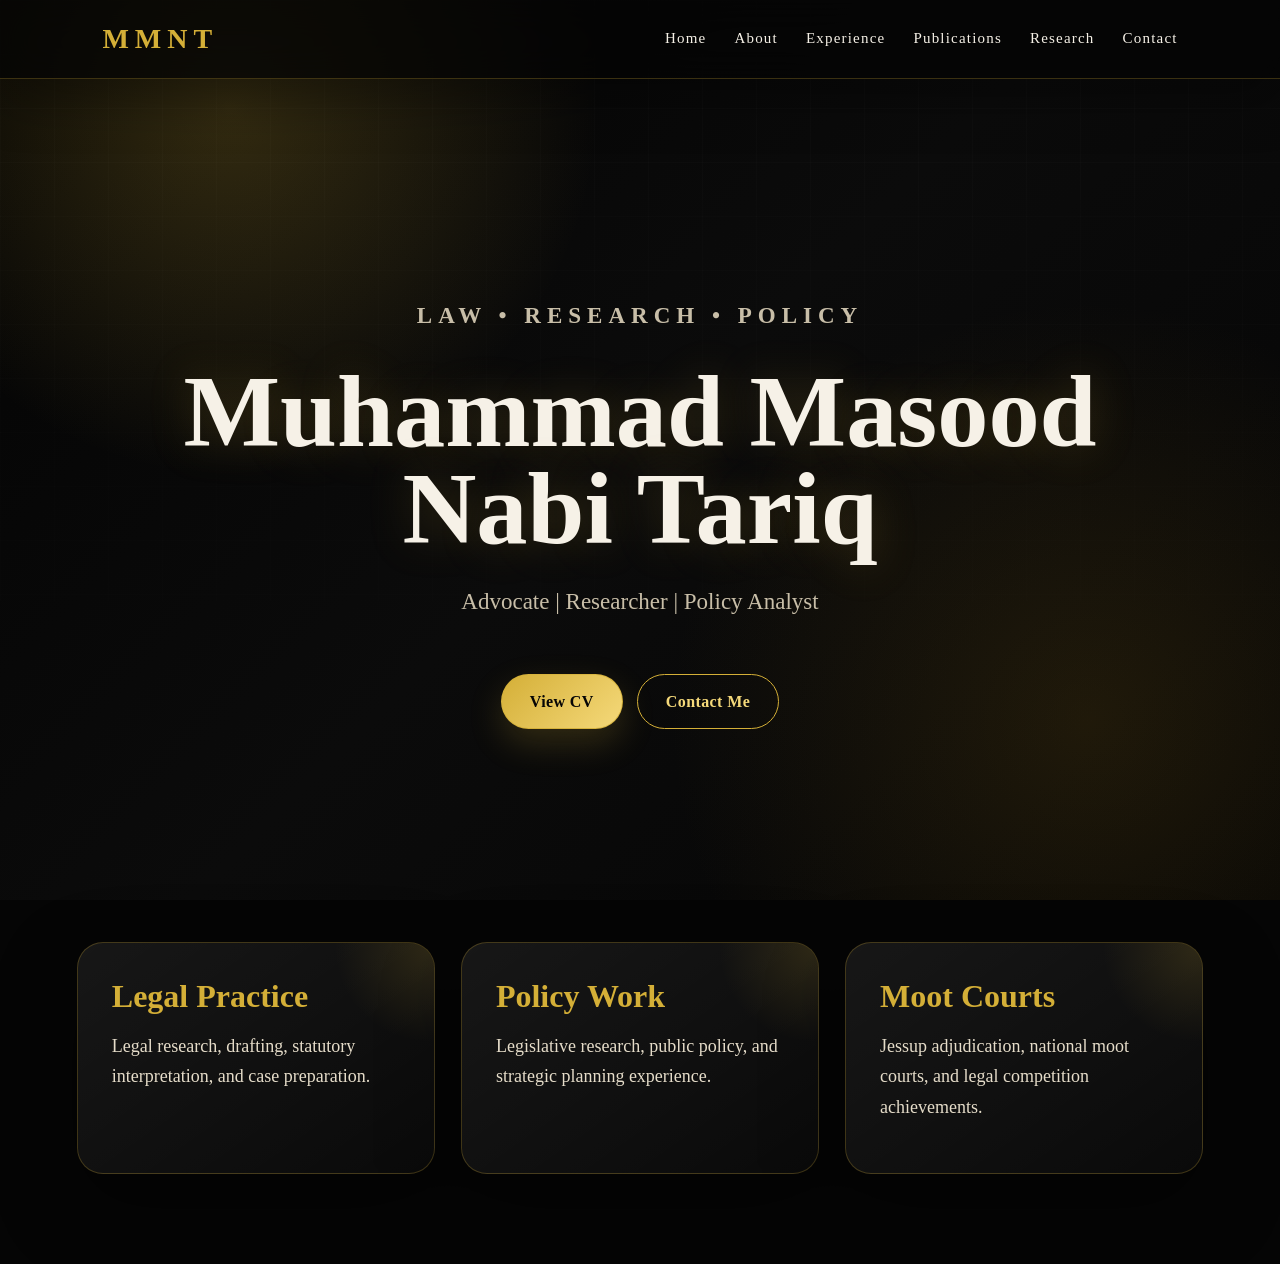
<file: index.html>
<!DOCTYPE html>
<html lang="en">

<head>

<meta charset="UTF-8">

<meta name="viewport" content="width=device-width, initial-scale=1.0">

<title>Muhammad Masood Nabi Tariq</title>

<link rel="stylesheet" href="style.css">

</head>

<body>

<nav>

<div class="logo">MMNT</div>

<div>

<a href="index.html">Home</a>

<a href="about.html">About</a>

<a href="Experience.html">Experience</a>

<a href="publications.html">Publications</a>

<a href="research.html">Research</a>

<a href="contact.html">Contact</a>

</div>

</nav>

<section class="hero">

<p class="eyebrow">

Law • Research • Policy

</p>

<h1>

Muhammad Masood Nabi Tariq

</h1>

<p>

Advocate | Researcher | Policy Analyst

</p>

<div class="buttons">

<a href="cv.html" class="btn">

View CV

</a>

<a href="contact.html" class="btn outline">

Contact Me

</a>

</div>

</section>

<section class="grid">

<div class="card">

<h2>Legal Practice</h2>

<p>

Legal research, drafting, statutory interpretation, and case preparation.

</p>

</div>

<div class="card">

<h2>Policy Work</h2>

<p>

Legislative research, public policy, and strategic planning experience.

</p>

</div>

<div class="card">

<h2>Moot Courts</h2>

<p>

Jessup adjudication, national moot courts, and legal competition achievements.

</p>

</div>

</section>

<script src="script.js"></script>

</body>

</html>
</file>
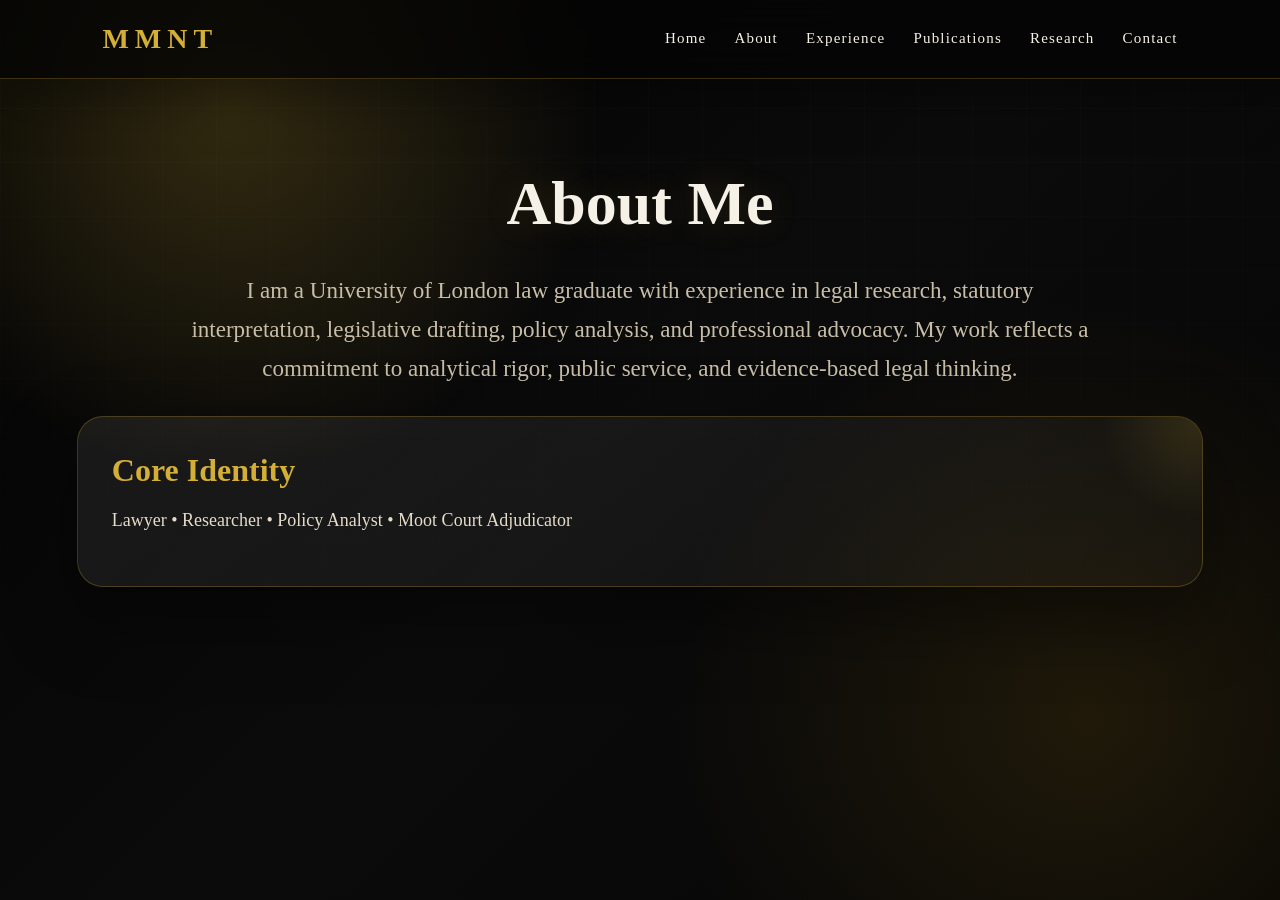
<file: about.html>
<!DOCTYPE html>
<html lang="en">
<head><meta charset="UTF-8"><meta name="viewport" content="width=device-width, initial-scale=1.0"><title>About</title><link rel="stylesheet" href="style.css"></head>
<body>
<nav><div class="logo">MMNT</div><div><a href="index.html">Home</a><a href="about.html">About</a><a href="experience.html">Experience</a><a href="publications.html">Publications</a><a href="research.html">Research</a><a href="contact.html">Contact</a></div></nav>
<section class="page">
<h1>About Me</h1>
<p>I am a University of London law graduate with experience in legal research, statutory interpretation, legislative drafting, policy analysis, and professional advocacy. My work reflects a commitment to analytical rigor, public service, and evidence-based legal thinking.</p>
<div class="card"><h2>Core Identity</h2><p>Lawyer • Researcher • Policy Analyst • Moot Court Adjudicator</p></div>
</section>
<script src="script.js"></script>
</body>
</html>
</file>
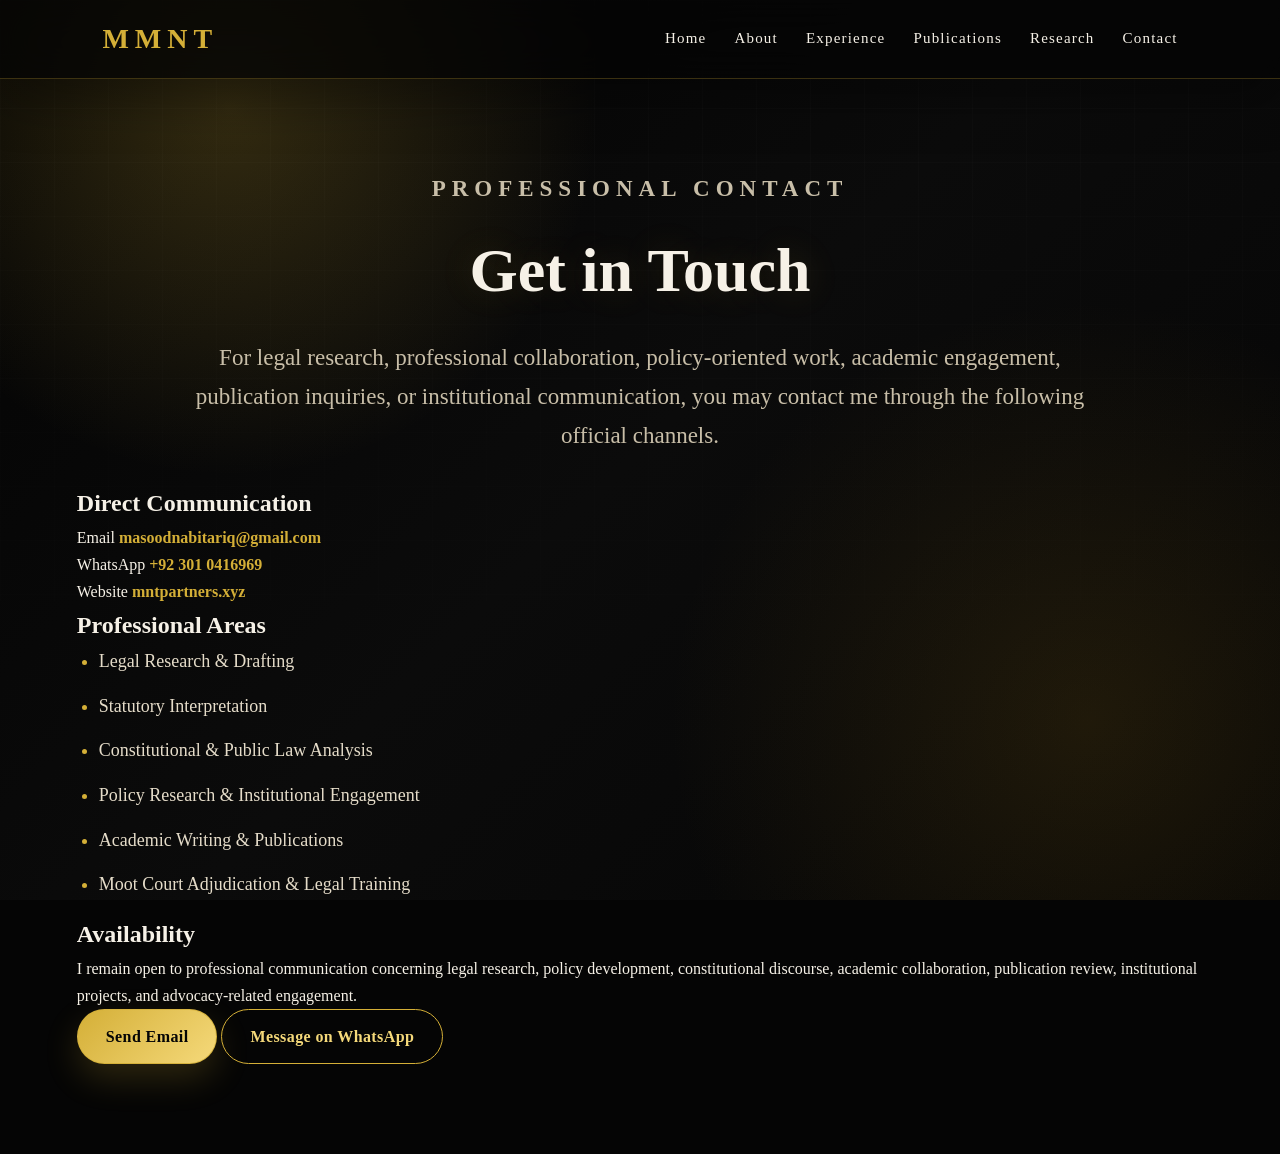
<file: contact.html>
<!DOCTYPE html>
<html lang="en">

<head>
<meta charset="UTF-8">
<meta name="viewport" content="width=device-width, initial-scale=1.0">

<title>Contact | Muhammad Masood Nabi Tariq</title>

<link rel="stylesheet" href="style.css">
</head>

<body>

<nav>
<div class="logo">MMNT</div>

<div>
<a href="index.html">Home</a>
<a href="about.html">About</a>
<a href="cv.html">Experience</a>
<a href="publications.html">Publications</a>
<a href="research.html">Research</a>
<a href="contact.html">Contact</a>
</div>
</nav>

<section class="page contact-page">

<p class="eyebrow">Professional Contact</p>

<h1>Get in Touch</h1>

<p class="contact-intro">
For legal research, professional collaboration, policy-oriented work, academic engagement,
publication inquiries, or institutional communication, you may contact me through the
following official channels.
</p>

<div class="contact-wrapper">

<div class="contact-card">

<h2>Direct Communication</h2>

<div class="contact-item">
<span class="contact-label">Email</span>
<a href="mailto:masoodnabitariq@gmail.com" class="contact-link">
masoodnabitariq@gmail.com
</a>
</div>

<div class="contact-item">
<span class="contact-label">WhatsApp</span>
<a href="https://wa.me/923010416969" target="_blank" class="contact-link">
+92 301 0416969
</a>
</div>

<div class="contact-item">
<span class="contact-label">Website</span>
<a href="https://mntpartners.xyz" target="_blank" class="contact-link">
mntpartners.xyz
</a>
</div>

</div>

<div class="contact-card accent-card">

<h2>Professional Areas</h2>

<ul class="contact-list">
<li>Legal Research & Drafting</li>
<li>Statutory Interpretation</li>
<li>Constitutional & Public Law Analysis</li>
<li>Policy Research & Institutional Engagement</li>
<li>Academic Writing & Publications</li>
<li>Moot Court Adjudication & Legal Training</li>
</ul>

</div>

</div>

<div class="contact-footer-card">

<h2>Availability</h2>

<p>
I remain open to professional communication concerning legal research, policy development,
constitutional discourse, academic collaboration, publication review, institutional projects,
and advocacy-related engagement.
</p>

<a href="mailto:masoodnabitariq@gmail.com" class="btn">
Send Email
</a>

<a href="https://wa.me/923010416969" target="_blank" class="btn outline">
Message on WhatsApp
</a>

</div>

</section>

<script src="script.js"></script>

</body>

</html>
</file>
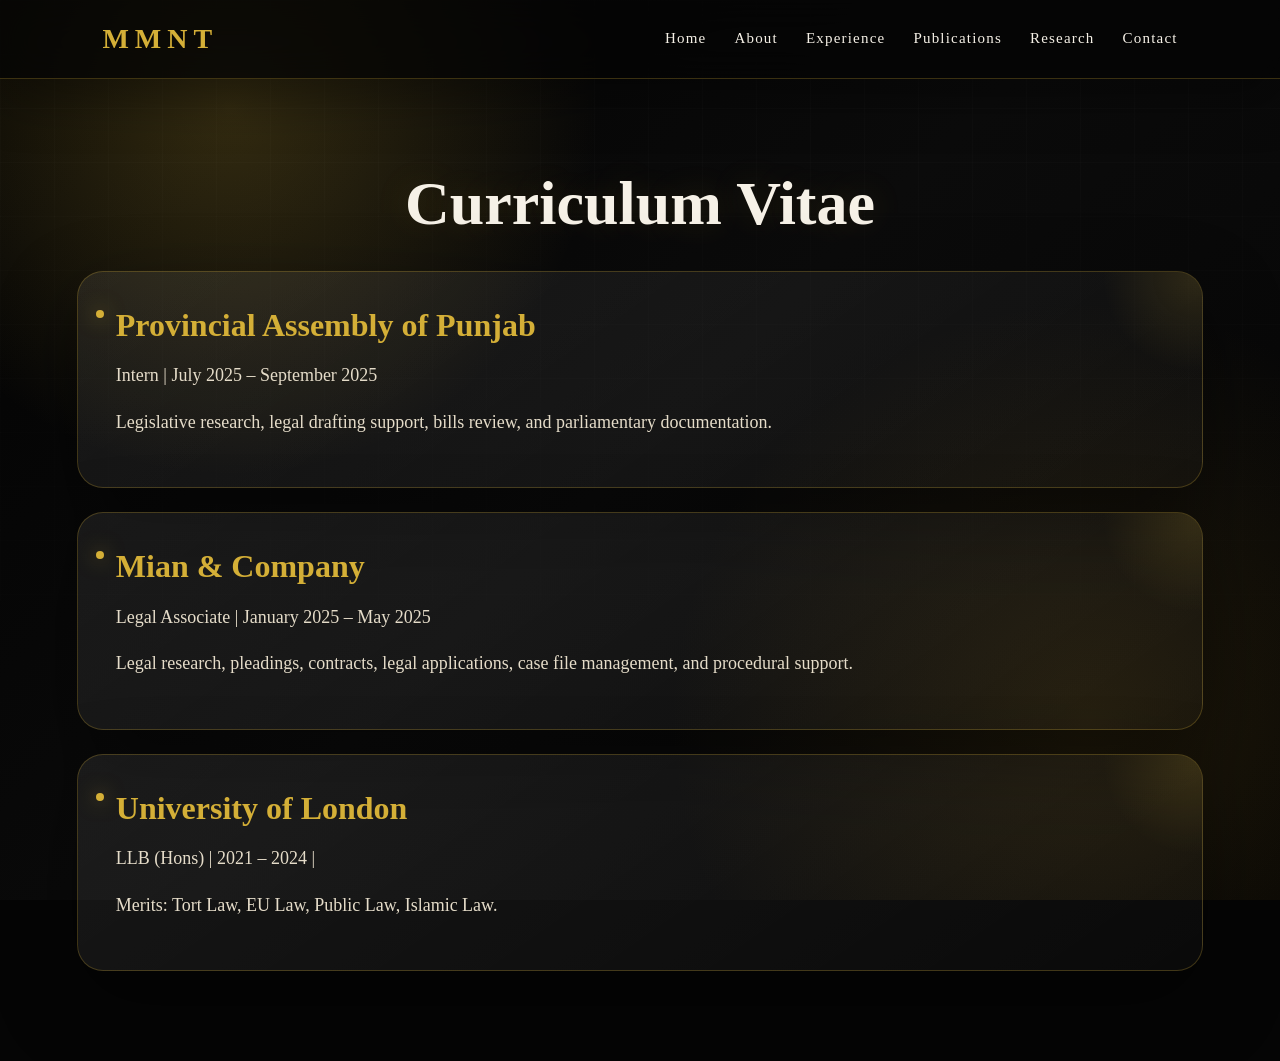
<file: cv.html>
<!DOCTYPE html>
<html lang="en">
<head><meta charset="UTF-8"><meta name="viewport" content="width=device-width, initial-scale=1.0"><title>Experience</title><link rel="stylesheet" href="style.css"></head>
<body>
<nav><div class="logo">MMNT</div><div><a href="index.html">Home</a><a href="about.html">About</a><a href="Experience.html">Experience</a><a href="publications.html">Publications</a><a href="research.html">Research</a><a href="contact.html">Contact</a></div></nav>
<section class="page">
<h1>Curriculum Vitae</h1>
<div class="timeline">
<div><h2>Provincial Assembly of Punjab</h2><p>Intern | July 2025 – September 2025</p><p>Legislative research, legal drafting support, bills review, and parliamentary documentation.</p></div>
<div><h2>Mian & Company</h2><p>Legal Associate | January 2025 – May 2025</p><p>Legal research, pleadings, contracts, legal applications, case file management, and procedural support.</p></div>
<div><h2>University of London</h2><p>LLB (Hons) | 2021 – 2024 |</p><p>Merits: Tort Law, EU Law, Public Law, Islamic Law.</p></div>
</div>
</section>
<script src="script.js"></script>
</body>
</html>
</file>
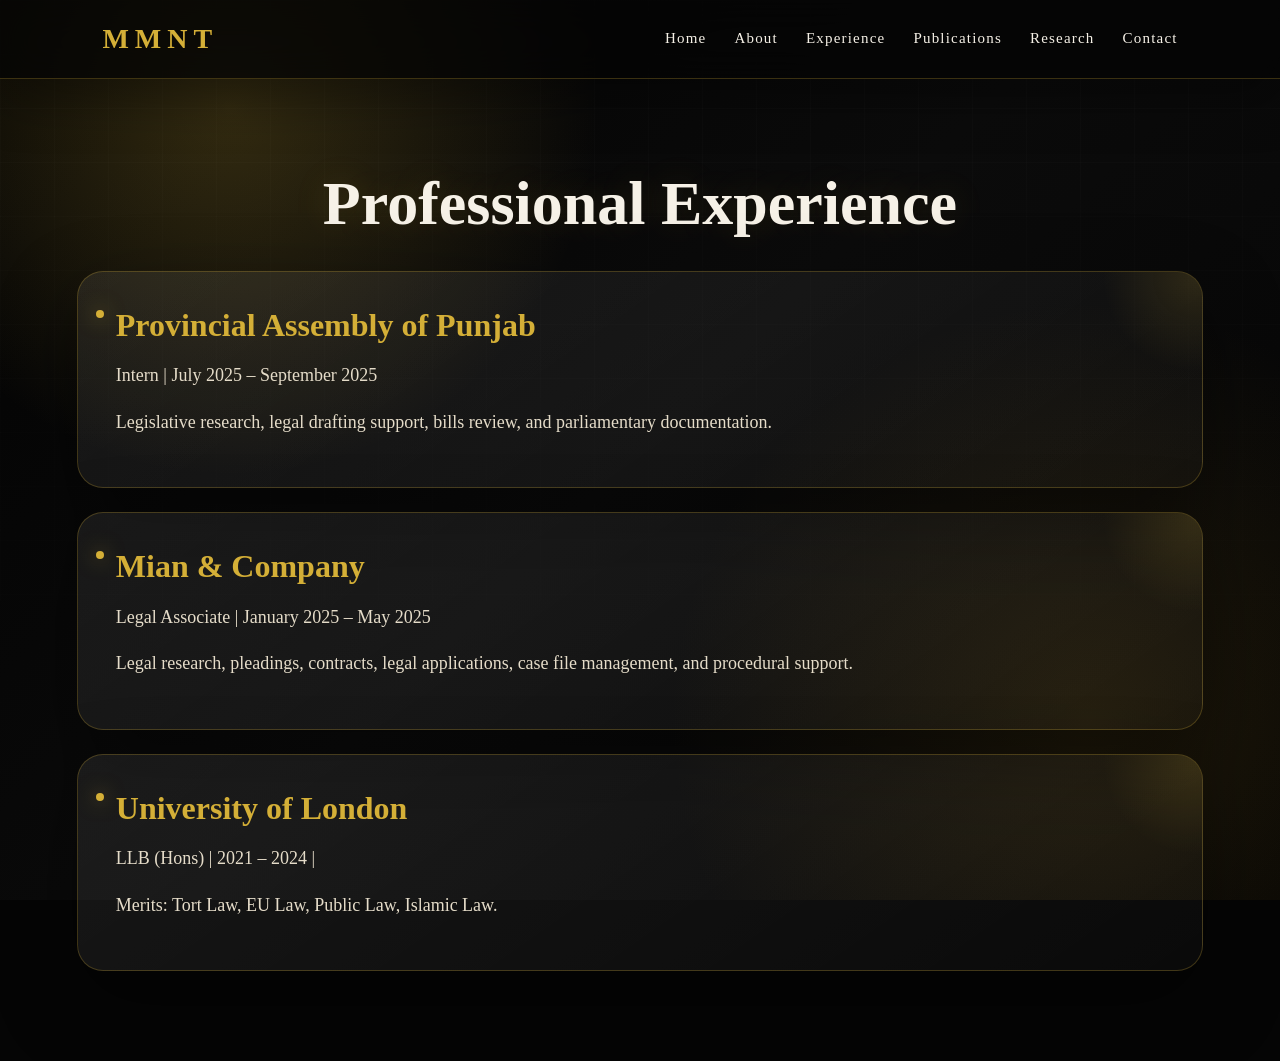
<file: Experience.html>
<!DOCTYPE html>
<html lang="en">
<head><meta charset="UTF-8"><meta name="viewport" content="width=device-width, initial-scale=1.0"><title>Experience</title><link rel="stylesheet" href="style.css"></head>
<body>
<nav>
<div class="logo">MMNT</div>
<div>
<a href="index.html">Home</a>
<a href="about.html">About</a>
<a href="cv.html">Experience</a>
<a href="publications.html">Publications</a>
<a href="research.html">Research</a>
<a href="contact.html">Contact</a>
</div>
</nav><section class="page">
<h1> Professional Experience</h1>
<div class="timeline">
<div><h2>Provincial Assembly of Punjab</h2><p>Intern | July 2025 – September 2025</p><p>Legislative research, legal drafting support, bills review, and parliamentary documentation.</p></div>
<div><h2>Mian & Company</h2><p>Legal Associate | January 2025 – May 2025</p><p>Legal research, pleadings, contracts, legal applications, case file management, and procedural support.</p></div>
<div><h2>University of London</h2><p>LLB (Hons) | 2021 – 2024 |</p><p>Merits: Tort Law, EU Law, Public Law, Islamic Law.</p></div>
</div>
</section>
<script src="script.js"></script>
</body>
</html>
</file>
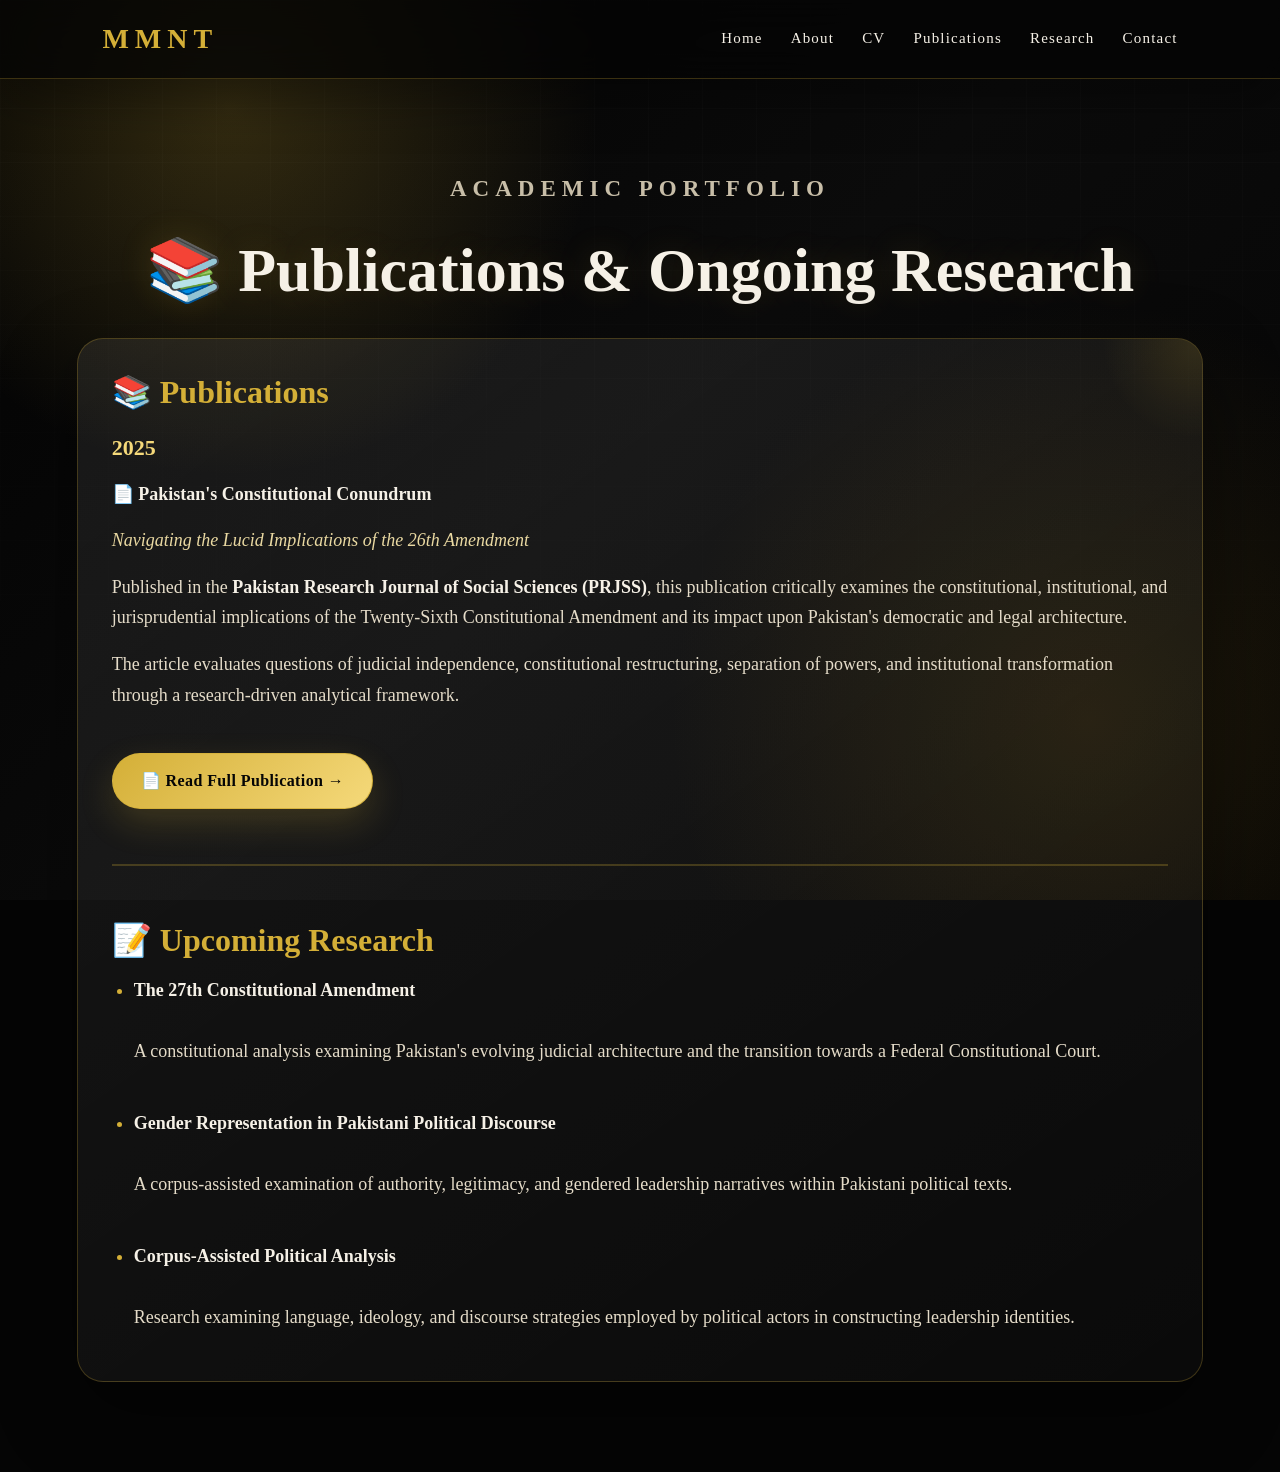
<file: publications.html>
<!DOCTYPE html>

<html lang="en">

<head>

<meta charset="UTF-8">

<meta name="viewport" content="width=device-width, initial-scale=1.0">

<title>Publications | Muhammad Masood</title>

<link rel="stylesheet" href="style.css">

</head>

<body>

<nav>

<div class="logo">MMNT</div>

<div>

<a href="index.html">Home</a>

<a href="about.html">About</a>

<a href="cv.html">CV</a>

<a href="publications.html">Publications</a>

<a href="research.html">Research</a>

<a href="contact.html">Contact</a>

</div>

</nav>

<section class="page">

<p class="eyebrow">

Academic Portfolio

</p>

<h1>

📚 Publications & Ongoing Research

</h1>

<div class="card">

<h2>

📚 Publications

</h2>

<h3>

2025

</h3>

<p>

<strong>

📄 Pakistan's Constitutional Conundrum

</strong>

</p>

<p>

<em>

Navigating the Lucid Implications of the 26th Amendment

</em>

</p>

<p>

Published in the <strong>Pakistan Research Journal of Social Sciences (PRJSS)</strong>, this publication critically examines the constitutional, institutional, and jurisprudential implications of the Twenty-Sixth Constitutional Amendment and its impact upon Pakistan's democratic and legal architecture.

</p>

<p>

The article evaluates questions of judicial independence, constitutional restructuring, separation of powers, and institutional transformation through a research-driven analytical framework.

</p>

<br>

<a

href="https://prjss.com/index.php/prjss/article/view/283"

target="_blank"

class="btn"

>

📄 Read Full Publication →

</a>

<br><br>

<hr style="border:1px solid rgba(212,175,55,.25);">

<br>

<h2>

📝 Upcoming Research

</h2>

<ul>

<li>

<strong>

The 27th Constitutional Amendment

</strong>

<br><br>

A constitutional analysis examining Pakistan's evolving judicial architecture and the transition towards a Federal Constitutional Court.

</li>

<br>

<li>

<strong>

Gender Representation in Pakistani Political Discourse

</strong>

<br><br>

A corpus-assisted examination of authority, legitimacy, and gendered leadership narratives within Pakistani political texts.

</li>

<br>

<li>

<strong>

Corpus-Assisted Political Analysis

</strong>

<br><br>

Research examining language, ideology, and discourse strategies employed by political actors in constructing leadership identities.

</li>

</ul>

</div>

</section>

<script src="script.js"></script>

</body>

</html>
</file>
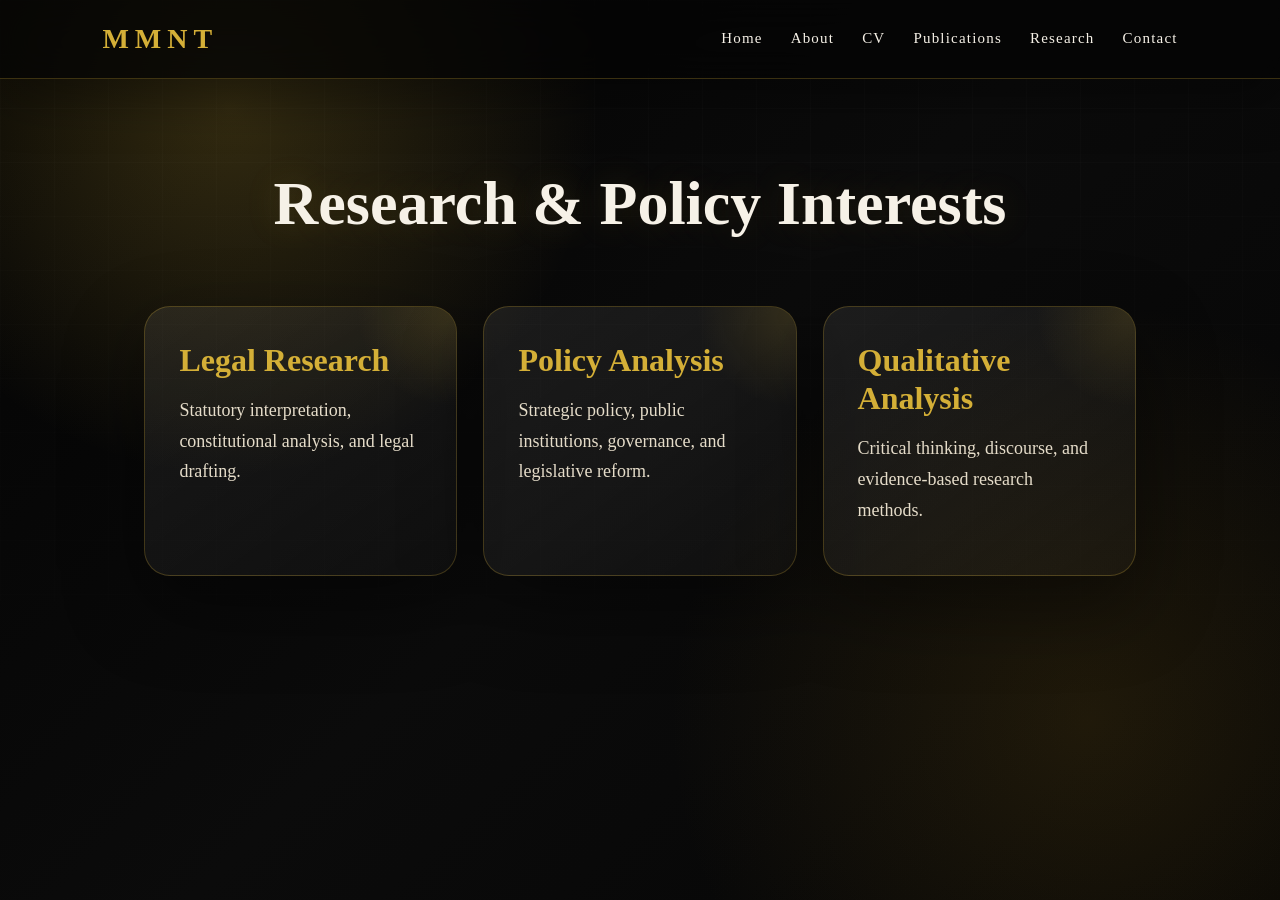
<file: research.html>
<!DOCTYPE html>
<html lang="en">
<head><meta charset="UTF-8"><meta name="viewport" content="width=device-width, initial-scale=1.0"><title>Research</title><link rel="stylesheet" href="style.css"></head>
<body>
<nav><div class="logo">MMNT</div><div><a href="index.html">Home</a><a href="about.html">About</a><a href="cv.html">CV</a><a href="publications.html">Publications</a><a href="research.html">Research</a><a href="contact.html">Contact</a></div></nav>
<section class="page">
<h1>Research & Policy Interests</h1>
<div class="grid">
<div class="card"><h2>Legal Research</h2><p>Statutory interpretation, constitutional analysis, and legal drafting.</p></div>
<div class="card"><h2>Policy Analysis</h2><p>Strategic policy, public institutions, governance, and legislative reform.</p></div>
<div class="card"><h2>Qualitative Analysis</h2><p>Critical thinking, discourse, and evidence-based research methods.</p></div>
</div>
</section>
<script src="script.js"></script>
</body>
</html>
</file>
<file: style.css>
/* =========================================================
   MMNT — Premium Black & Gold Legal Portfolio
   Author: Muhammad Masood Nabi Tariq
   Theme: Executive Law / Research / Policy Portfolio
   ========================================================= */

/* ---------- RESET ---------- */

*,
*::before,
*::after{
  box-sizing:border-box;
  margin:0;
  padding:0;
}

html{
  scroll-behavior:smooth;
}

body{
  min-height:100vh;
  font-family:Inter, Georgia, "Times New Roman", serif;
  background:#050505;
  color:#f6f1e7;
  line-height:1.7;
  overflow-x:hidden;
}

/* ---------- THEME VARIABLES ---------- */

:root{
  --black:#050505;
  --black-soft:#0b0b0b;
  --black-card:rgba(255,255,255,.055);
  --gold:#d4af37;
  --gold-soft:#b9982f;
  --gold-light:#f5d97a;
  --cream:#f6f1e7;
  --muted:#c8bea8;
  --border:rgba(212,175,55,.26);
  --shadow:0 30px 80px rgba(0,0,0,.45);
  --radius:26px;
}

/* ---------- BACKGROUND ---------- */

body::before{
  content:"";
  position:fixed;
  inset:0;
  background:
    radial-gradient(circle at 18% 12%, rgba(212,175,55,.22), transparent 28%),
    radial-gradient(circle at 85% 80%, rgba(120,90,20,.22), transparent 32%),
    linear-gradient(135deg,#030303,#0b0b0b,#050505);
  z-index:-2;
}

body::after{
  content:"";
  position:fixed;
  inset:0;
  background-image:
    linear-gradient(rgba(255,255,255,.025) 1px, transparent 1px),
    linear-gradient(90deg, rgba(255,255,255,.025) 1px, transparent 1px);
  background-size:54px 54px;
  mask-image:linear-gradient(to bottom,rgba(0,0,0,.75),transparent);
  z-index:-1;
  pointer-events:none;
}

/* ---------- NAVIGATION ---------- */

nav{
  position:sticky;
  top:0;
  z-index:50;
  width:100%;
  display:flex;
  justify-content:space-between;
  align-items:center;
  gap:30px;
  padding:20px 8%;
  background:rgba(5,5,5,.78);
  backdrop-filter:blur(18px);
  border-bottom:1px solid var(--border);
  box-shadow:0 20px 50px rgba(0,0,0,.35);
}

.logo{
  color:var(--gold);
  font-size:28px;
  font-weight:800;
  letter-spacing:6px;
  line-height:1;
  white-space:nowrap;
}

nav div:last-child{
  display:flex;
  align-items:center;
  justify-content:flex-end;
  gap:28px;
  flex-wrap:wrap;
}

nav a{
  position:relative;
  color:var(--cream);
  text-decoration:none;
  font-size:15px;
  letter-spacing:1.2px;
  font-weight:500;
  padding:6px 0;
  transition:.3s ease;
}

nav a::after{
  content:"";
  position:absolute;
  left:0;
  bottom:-4px;
  width:0;
  height:1px;
  background:var(--gold);
  transition:.35s ease;
}

nav a:hover{
  color:var(--gold-light);
}

nav a:hover::after{
  width:100%;
}

/* ---------- PAGE LAYOUT ---------- */

.page{
  width:min(1180px,88%);
  margin:0 auto;
  padding:90px 0;
  animation:fadeUp .9s ease both;
}

.hero{
  min-height:92vh;
  width:min(1200px,90%);
  margin:0 auto;
  padding:110px 0 70px;
  display:flex;
  flex-direction:column;
  justify-content:center;
  align-items:center;
  text-align:center;
  animation:fadeUp 1s ease both;
}

.eyebrow{
  color:var(--gold);
  text-transform:uppercase;
  letter-spacing:6px;
  font-size:13px;
  font-weight:700;
  margin-bottom:18px;
}

.hero h1{
  font-size:clamp(52px,8vw,104px);
  line-height:.95;
  max-width:1050px;
  margin-bottom:24px;
  color:var(--cream);
  text-shadow:0 0 45px rgba(212,175,55,.22);
}

.page h1{
  font-size:clamp(38px,5vw,62px);
  line-height:1.1;
  margin-bottom:34px;
  color:var(--cream);
  text-align:center;
  text-shadow:0 0 35px rgba(212,175,55,.16);
}

.hero p,
.hero-text,
.page > p{
  max-width:900px;
  margin:0 auto 28px;
  color:var(--muted);
  font-size:clamp(18px,2vw,23px);
  text-align:center;
}

/* ---------- BUTTONS ---------- */

.buttons{
  display:flex;
  justify-content:center;
  align-items:center;
  flex-wrap:wrap;
  gap:14px;
  margin-top:25px;
}

.btn{
  display:inline-flex;
  align-items:center;
  justify-content:center;
  min-height:48px;
  padding:13px 28px;
  border-radius:999px;
  background:linear-gradient(135deg,var(--gold),var(--gold-light));
  color:#050505;
  text-decoration:none;
  font-weight:800;
  letter-spacing:.4px;
  border:1px solid rgba(212,175,55,.8);
  box-shadow:0 14px 35px rgba(212,175,55,.20);
  transition:.35s ease;
}

.btn:hover{
  transform:translateY(-4px);
  box-shadow:0 22px 55px rgba(212,175,55,.30);
}

.btn.outline{
  background:transparent;
  color:var(--gold-light);
  border:1px solid var(--gold);
  box-shadow:none;
}

.btn.outline:hover{
  background:rgba(212,175,55,.09);
}

/* ---------- GRID & CARDS ---------- */

.grid{
  width:min(1180px,88%);
  margin:0 auto;
  display:grid;
  grid-template-columns:repeat(auto-fit,minmax(260px,1fr));
  gap:26px;
  padding:35px 0 90px;
}

.card,
.timeline div{
  position:relative;
  overflow:hidden;
  background:
    linear-gradient(145deg,rgba(255,255,255,.075),rgba(255,255,255,.025));
  border:1px solid var(--border);
  border-radius:var(--radius);
  padding:34px;
  box-shadow:var(--shadow);
  transition:.35s ease;
}

.card::before,
.timeline div::before{
  content:"";
  position:absolute;
  top:-90px;
  right:-90px;
  width:190px;
  height:190px;
  background:radial-gradient(circle,rgba(212,175,55,.20),transparent 70%);
  opacity:.75;
}

.card:hover,
.timeline div:hover{
  transform:translateY(-7px);
  border-color:rgba(212,175,55,.55);
}

.card h2,
.timeline h2{
  position:relative;
  color:var(--gold);
  font-size:clamp(24px,2.5vw,32px);
  line-height:1.2;
  margin-bottom:16px;
}

.card h3{
  color:var(--gold-light);
  font-size:22px;
  margin:18px 0 12px;
}

.card p,
.timeline p{
  position:relative;
  color:#e5dcc9;
  font-size:18px;
  margin-bottom:16px;
}

.card strong{
  color:var(--cream);
  font-weight:800;
}

.card em{
  color:#ead9a2;
}

/* ---------- LISTS ---------- */

ul{
  padding-left:22px;
}

li{
  color:#e5dcc9;
  font-size:18px;
  margin-bottom:14px;
}

li::marker{
  color:var(--gold);
}

/* ---------- TIMELINE ---------- */

.timeline{
  display:grid;
  gap:24px;
  margin-top:20px;
}

.timeline div{
  padding-left:38px;
}

.timeline div::after{
  content:"";
  position:absolute;
  left:18px;
  top:38px;
  width:8px;
  height:8px;
  border-radius:50%;
  background:var(--gold);
  box-shadow:0 0 20px rgba(212,175,55,.65);
}

/* ---------- LINKS ---------- */

a{
  color:var(--gold);
}

.contact-link{
  color:var(--gold);
  text-decoration:none;
  font-weight:800;
  transition:.3s ease;
}

.contact-link:hover{
  color:var(--gold-light);
  text-shadow:0 0 18px rgba(212,175,55,.30);
}

/* ---------- PUBLICATION STYLE ---------- */

hr{
  border:0;
  height:1px;
  background:linear-gradient(to right,transparent,var(--gold),transparent);
  margin:28px 0;
}

/* ---------- ANIMATIONS ---------- */

@keyframes fadeUp{
  from{
    opacity:0;
    transform:translateY(28px);
  }
  to{
    opacity:1;
    transform:translateY(0);
  }
}

/* ---------- RESPONSIVE ---------- */

@media(max-width:900px){
  nav{
    padding:18px 6%;
    flex-direction:column;
    align-items:center;
  }

  nav div:last-child{
    justify-content:center;
    gap:18px;
  }

  .hero{
    min-height:82vh;
    padding-top:70px;
  }

  .page{
    padding:65px 0;
  }

  .card,
  .timeline div{
    padding:26px;
  }
}

@media(max-width:600px){
  .logo{
    font-size:24px;
  }

  nav div:last-child{
    gap:13px;
  }

  nav a{
    font-size:13px;
  }

  .eyebrow{
    letter-spacing:4px;
    font-size:11px;
  }

  .hero h1{
    font-size:46px;
  }

  .page h1{
    font-size:36px;
  }

  .card p,
  .timeline p,
  li{
    font-size:16px;
  }
}
</file>
